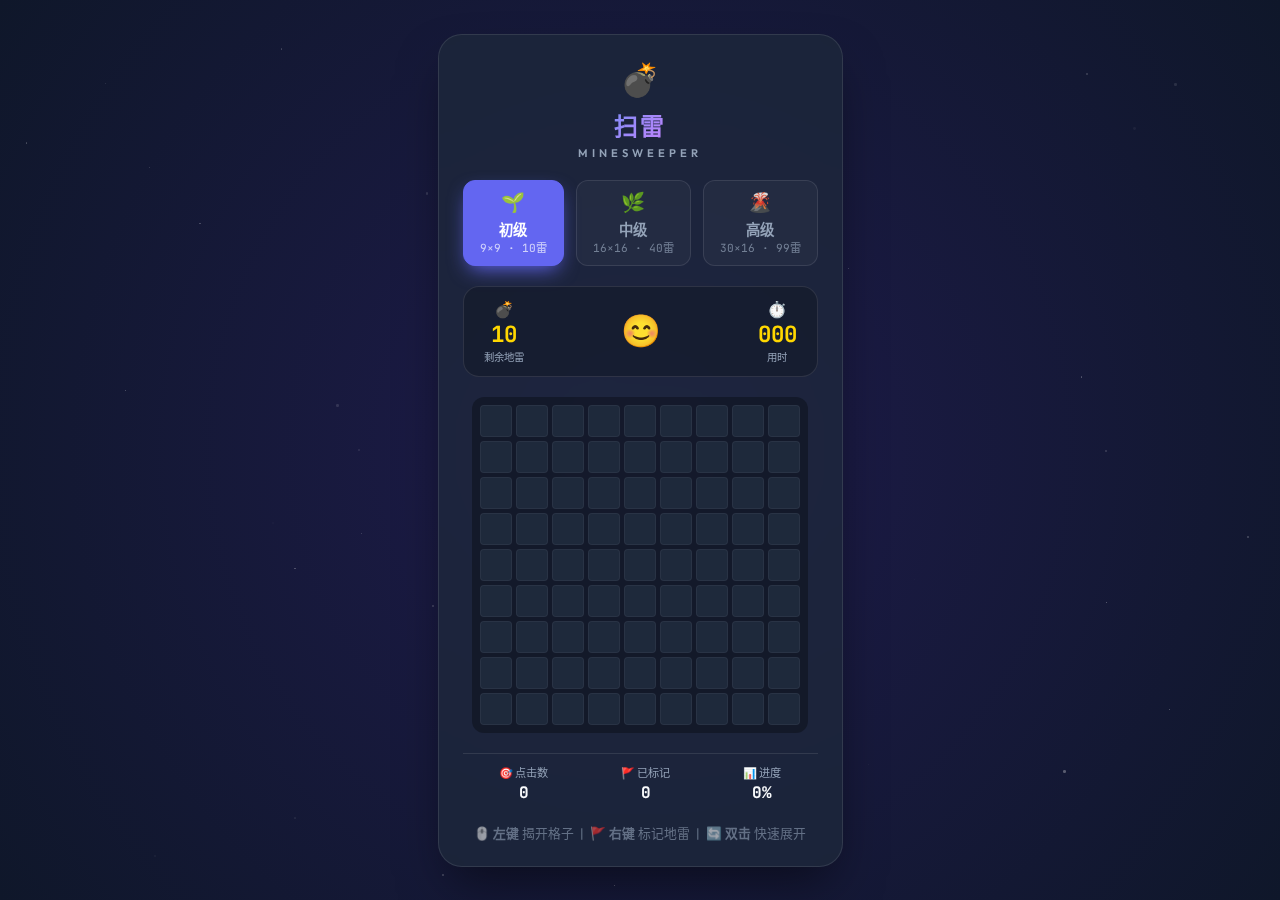
<file: index.html>
<!DOCTYPE html>
<html lang="zh-CN">
<head>
    <meta charset="UTF-8">
    <meta name="viewport" content="width=device-width, initial-scale=1.0">
    <meta name="description" content="一个精美的现代扫雷游戏，支持多种难度级别">
    <title>💣 扫雷 - Minesweeper</title>
    <link href="https://fonts.googleapis.com/css2?family=Outfit:wght@300;400;500;600;700;800&family=JetBrains+Mono:wght@400;500;600;700&display=swap" rel="stylesheet">
    <link rel="stylesheet" href="index.css">
</head>
<body>
    <div class="bg-particles" id="bgParticles"></div>
    
    <div class="app-container">
        <!-- Header -->
        <header class="game-header">
            <div class="logo">
                <span class="logo-icon">💣</span>
                <h1>扫雷</h1>
                <span class="logo-subtitle">MINESWEEPER</span>
            </div>
        </header>

        <!-- Difficulty Selector -->
        <div class="difficulty-bar">
            <button class="diff-btn active" data-difficulty="beginner" id="btnBeginner">
                <span class="diff-icon">🌱</span>
                <span class="diff-label">初级</span>
                <span class="diff-info">9×9 · 10雷</span>
            </button>
            <button class="diff-btn" data-difficulty="intermediate" id="btnIntermediate">
                <span class="diff-icon">🌿</span>
                <span class="diff-label">中级</span>
                <span class="diff-info">16×16 · 40雷</span>
            </button>
            <button class="diff-btn" data-difficulty="expert" id="btnExpert">
                <span class="diff-icon">🌋</span>
                <span class="diff-label">高级</span>
                <span class="diff-info">30×16 · 99雷</span>
            </button>
        </div>

        <!-- Game Stats Bar -->
        <div class="stats-bar">
            <div class="stat-item" id="mineCounter">
                <span class="stat-icon">💣</span>
                <span class="stat-value" id="minesLeft">10</span>
                <span class="stat-label">剩余地雷</span>
            </div>
            <button class="reset-btn" id="resetBtn" title="重新开始">
                <span class="reset-face" id="resetFace">😊</span>
            </button>
            <div class="stat-item" id="timerDisplay">
                <span class="stat-icon">⏱️</span>
                <span class="stat-value" id="timer">000</span>
                <span class="stat-label">用时</span>
            </div>
        </div>

        <!-- Game Board -->
        <div class="board-wrapper">
            <div class="game-board" id="gameBoard"></div>
        </div>

        <!-- Game Stats -->
        <div class="game-footer">
            <div class="footer-stat">
                <span>🎯 点击数</span>
                <span id="clickCount">0</span>
            </div>
            <div class="footer-stat">
                <span>🚩 已标记</span>
                <span id="flagCount">0</span>
            </div>
            <div class="footer-stat">
                <span>📊 进度</span>
                <span id="progress">0%</span>
            </div>
        </div>

        <!-- Instructions -->
        <div class="instructions">
            <p>🖱️ <strong>左键</strong> 揭开格子 &nbsp;|&nbsp; 🚩 <strong>右键</strong> 标记地雷 &nbsp;|&nbsp; 🔄 <strong>双击</strong> 快速展开</p>
        </div>
    </div>

    <!-- Win/Lose Modal -->
    <div class="modal-overlay" id="modalOverlay">
        <div class="modal" id="gameModal">
            <div class="modal-icon" id="modalIcon">🎉</div>
            <h2 class="modal-title" id="modalTitle">恭喜你！</h2>
            <p class="modal-message" id="modalMessage">你成功排除了所有地雷！</p>
            <div class="modal-stats" id="modalStats"></div>
            <button class="modal-btn" id="modalBtn">再来一局</button>
        </div>
    </div>

    <script src="index.js"></script>
</body>
</html>
</file>
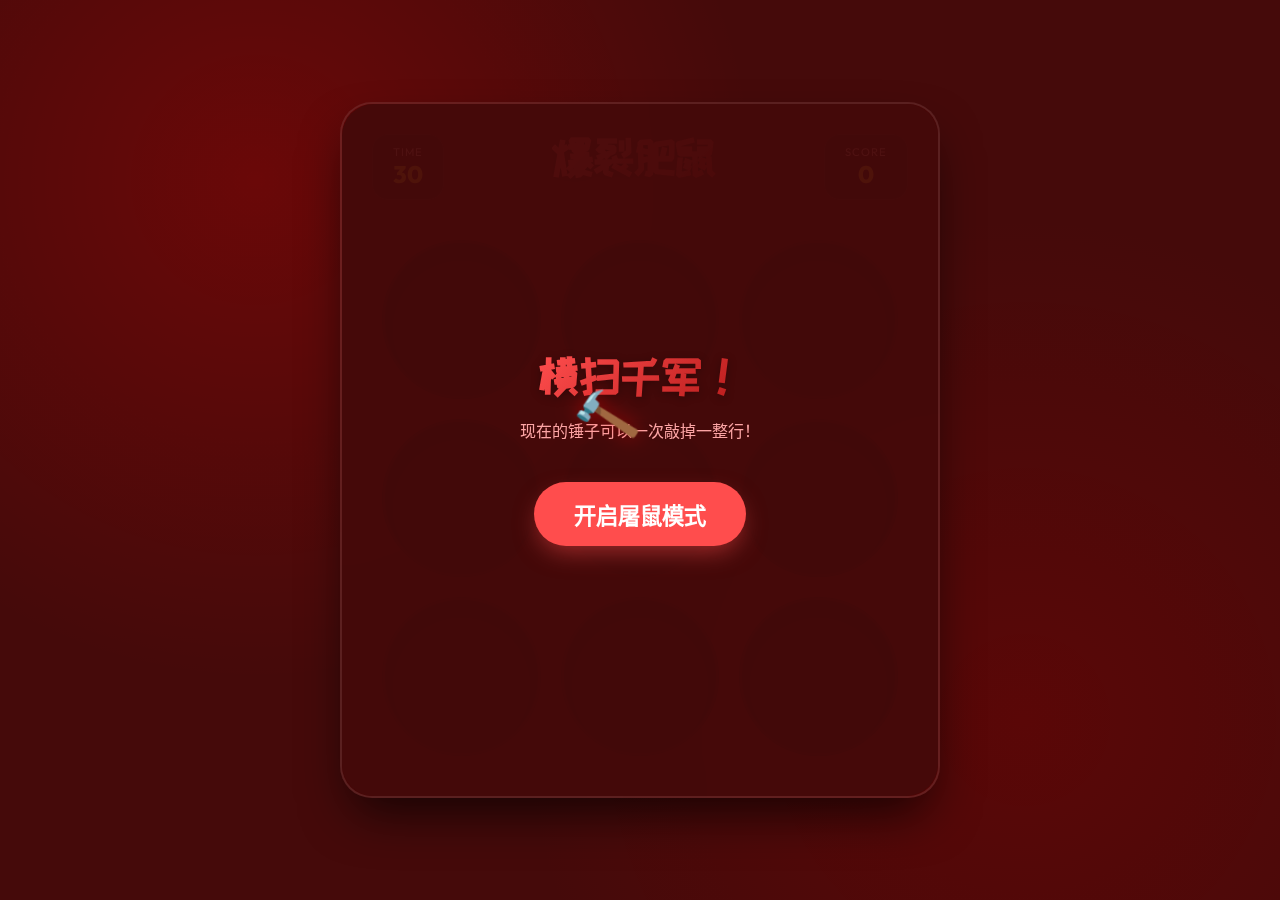
<file: mouse.html>
<!DOCTYPE html>
<html lang="zh-CN">

<head>
    <meta charset="UTF-8">
    <meta name="viewport" content="width=device-width, initial-scale=1.0">
    <title>🐭 超级肥鼠 - Fat Mouse Whack</title>
    <link href="https://fonts.googleapis.com/css2?family=Outfit:wght@400;600;800&family=ZCOOL+KuaiLe&display=swap"
        rel="stylesheet">
    <style>
        :root {
            --primary: #fbbf24;
            --secondary: #f43f5e;
            --accent: #ff4d4d;
            --bg: #450a0a;
            /* 变为深红色背景 */
            --glass: rgba(255, 255, 255, 0.05);
            --glass-border: rgba(255, 255, 255, 0.1);
        }

        * {
            margin: 0;
            padding: 0;
            box-sizing: border-box;
            cursor: none;
        }

        body {
            background-color: var(--bg);
            background-image:
                radial-gradient(circle at 20% 20%, rgba(255, 0, 0, 0.2) 0%, transparent 40%),
                radial-gradient(circle at 80% 80%, rgba(139, 0, 0, 0.3) 0%, transparent 40%);
            color: white;
            font-family: 'Outfit', sans-serif;
            min-height: 100vh;
            display: flex;
            justify-content: center;
            align-items: center;
            overflow: hidden;
        }

        #hammer {
            position: fixed;
            width: 70px;
            height: 70px;
            font-size: 50px;
            pointer-events: none;
            z-index: 9999;
            transform: translate(-50%, -50%) rotate(-15deg);
            transition: transform 0.05s;
            display: flex;
            justify-content: center;
            align-items: center;
            user-select: none;
            filter: drop-shadow(0 0 10px rgba(255, 0, 0, 0.5));
        }

        #hammer.hitting {
            transform: translate(-50%, -50%) rotate(-60deg) scale(1.3);
        }

        .game-container {
            width: 90vw;
            max-width: 600px;
            background: rgba(80, 0, 0, 0.3);
            backdrop-filter: blur(20px);
            border: 2px solid rgba(255, 255, 255, 0.1);
            border-radius: 32px;
            padding: 30px;
            box-shadow: 0 25px 50px -12px rgba(0, 0, 0, 0.7);
            text-align: center;
            position: relative;
        }

        .header {
            display: flex;
            justify-content: space-between;
            align-items: center;
            margin-bottom: 30px;
        }

        .stat-box {
            background: rgba(0, 0, 0, 0.4);
            padding: 10px 20px;
            border-radius: 16px;
            border: 1px solid var(--glass-border);
        }

        .stat-label {
            font-size: 0.7rem;
            color: #fca5a5;
            text-transform: uppercase;
            letter-spacing: 1px;
        }

        .stat-value {
            font-size: 1.5rem;
            font-weight: 800;
            color: var(--primary);
        }

        h1 {
            font-family: 'ZCOOL KuaiLe', cursive;
            font-size: 2.8rem;
            background: linear-gradient(135deg, #ff4d4d 0%, #b91c1c 100%);
            -webkit-background-clip: text;
            -webkit-text-fill-color: transparent;
            margin-bottom: 20px;
            filter: drop-shadow(0 2px 4px rgba(0, 0, 0, 0.3));
        }

        .grid {
            display: grid;
            grid-template-columns: repeat(3, 1fr);
            gap: 20px;
            padding: 10px;
        }

        .hole {
            aspect-ratio: 1 / 1;
            background: #1a0505;
            border-radius: 50%;
            position: relative;
            overflow: hidden;
            box-shadow: inset 0 10px 30px rgba(0, 0, 0, 0.8);
            border: 3px solid rgba(255, 255, 255, 0.05);
        }

        .mouse {
            position: absolute;
            top: 100%;
            left: 0;
            width: 100%;
            height: 100%;
            display: flex;
            justify-content: center;
            align-items: center;
            font-size: 5rem;
            /* 更大一点 */
            transition: top 0.15s cubic-bezier(0.175, 0.885, 0.32, 1.2);
            user-select: none;
            transform: scaleX(1.3);
            /* 变胖！ */
        }

        .mouse.up {
            top: 0%;
        }

        .mouse.hit {
            animation: hit-shake 0.3s forwards;
            pointer-events: none;
        }

        @keyframes hit-shake {
            0% {
                transform: scaleX(1.3) scaleY(1);
            }

            50% {
                transform: scaleX(1.6) scaleY(0.6) rotate(10deg);
                opacity: 0.8;
            }

            100% {
                transform: scaleX(0) scaleY(0);
                opacity: 0;
            }
        }

        .floating-score {
            position: absolute;
            color: white;
            font-weight: 900;
            font-size: 1.5rem;
            pointer-events: none;
            text-shadow: 0 0 10px #ff0000;
            animation: float-up 0.8s forwards;
            z-index: 100;
        }

        @keyframes float-up {
            0% {
                transform: translateY(0);
                opacity: 1;
            }

            100% {
                transform: translateY(-80px) scale(1.5);
                opacity: 0;
            }
        }

        #menu,
        #game-over {
            position: absolute;
            top: 0;
            left: 0;
            width: 100%;
            height: 100%;
            background: rgba(69, 10, 10, 0.95);
            border-radius: 32px;
            display: flex;
            flex-direction: column;
            justify-content: center;
            align-items: center;
            z-index: 500;
            padding: 40px;
        }

        #game-over {
            display: none;
        }

        .btn {
            background: #ff4d4d;
            color: white;
            border: none;
            padding: 16px 40px;
            border-radius: 100px;
            font-size: 1.4rem;
            font-weight: 800;
            cursor: inherit;
            transition: all 0.2s;
            box-shadow: 0 10px 25px -5px rgba(255, 77, 77, 0.5);
            margin-top: 20px;
        }

        .btn:hover {
            transform: translateY(-3px) scale(1.05);
            background: #ef4444;
        }

        .combo-badge {
            position: absolute;
            top: -20px;
            right: -20px;
            background: #fde047;
            color: #991b1b;
            padding: 8px 15px;
            border-radius: 30px;
            font-weight: 800;
            font-size: 1.1rem;
            transform: rotate(15deg);
            box-shadow: 0 5px 15px rgba(253, 224, 71, 0.4);
            display: none;
            animation: pop 0.3s cubic-bezier(0.175, 0.885, 0.32, 1.275);
        }
    </style>
</head>

<body>

    <div id="hammer">🔨</div>

    <div class="game-container">
        <div class="header">
            <div class="stat-box">
                <div class="stat-label">Time</div>
                <div class="stat-value" id="time">30</div>
            </div>
            <h1>爆裂肥鼠</h1>
            <div class="stat-box">
                <div class="stat-label">Score</div>
                <div class="stat-value" id="score">0</div>
            </div>
            <div id="combo" class="combo-badge">Combo 0</div>
        </div>

        <div class="grid">
            <div class="hole">
                <div class="mouse">🐭</div>
            </div>
            <div class="hole">
                <div class="mouse">🐭</div>
            </div>
            <div class="hole">
                <div class="mouse">🐭</div>
            </div>
            <div class="hole">
                <div class="mouse">🐭</div>
            </div>
            <div class="hole">
                <div class="mouse">🐭</div>
            </div>
            <div class="hole">
                <div class="mouse">🐭</div>
            </div>
            <div class="hole">
                <div class="mouse">🐭</div>
            </div>
            <div class="hole">
                <div class="mouse">🐭</div>
            </div>
            <div class="hole">
                <div class="mouse">🐭</div>
            </div>
        </div>

        <div id="menu">
            <h1>横扫千军！</h1>
            <p style="color: #fca5a5; margin-bottom: 20px;">现在的锤子可以一次敲掉一整行！</p>
            <button class="btn" id="start-btn">开启屠鼠模式</button>
        </div>

        <div id="game-over">
            <h1 style="color: #fde047;">战果结算</h1>
            <p style="font-size: 1.2rem; margin-bottom: 10px;">最终总分：</p>
            <div class="stat-value" id="final-score" style="font-size: 4rem; margin-bottom: 20px; color: #fff;">0</div>
            <button class="btn" id="restart-btn">突破纪录</button>
        </div>
    </div>

    <script>
        const hammer = document.getElementById('hammer');
        const holes = document.querySelectorAll('.hole');
        const mice = document.querySelectorAll('.mouse');
        const scoreDisplay = document.getElementById('score');
        const timeDisplay = document.getElementById('time');
        const comboDisplay = document.getElementById('combo');

        let score = 0;
        let timeLimit = 30;
        let timeLeft = timeLimit;
        let gameActive = false;
        let lastHole;
        let combo = 0;
        let gameTimer;
        let lastHitTime = 0;

        document.addEventListener('mousemove', e => {
            hammer.style.left = e.clientX + 'px';
            hammer.style.top = e.clientY + 'px';
        });

        document.addEventListener('mousedown', () => hammer.classList.add('hitting'));
        document.addEventListener('mouseup', () => hammer.classList.remove('hitting'));

        function randomTime(min, max) {
            return Math.round(Math.random() * (max - min) + min);
        }

        function randomHole(holes) {
            const idx = Math.floor(Math.random() * holes.length);
            const hole = holes[idx];
            if (hole === lastHole) return randomHole(holes);
            lastHole = hole;
            return hole;
        }

        function peep() {
            if (!gameActive) return;
            const hole = randomHole(holes);
            const mouse = hole.querySelector('.mouse');
            const isGolden = Math.random() > 0.85;
            mouse.textContent = isGolden ? '🐹' : '🐭';
            mouse.dataset.type = isGolden ? 'golden' : 'normal';
            mouse.classList.remove('hit');
            mouse.classList.add('up');

            const time = Math.max(randomTime(600, 1000) - (score / 15), 350);
            setTimeout(() => {
                mouse.classList.remove('up');
                if (gameActive) peep();
            }, time);
        }

        function startGame() {
            score = 0; timeLeft = timeLimit; combo = 0; gameActive = true;
            scoreDisplay.textContent = 0;
            timeDisplay.textContent = timeLeft;
            comboDisplay.style.display = 'none';
            document.getElementById('menu').style.display = 'none';
            document.getElementById('game-over').style.display = 'none';
            peep();
            peep(); // 增加并发数量，让游戏更紧凑
            gameTimer = setInterval(() => {
                timeLeft--;
                timeDisplay.textContent = timeLeft;
                if (timeLeft <= 0) endGame();
            }, 1000);
        }

        function endGame() {
            gameActive = false;
            clearInterval(gameTimer);
            document.getElementById('game-over').style.display = 'flex';
            document.getElementById('final-score').textContent = score;
        }

        function whack(e) {
            if (!e.isTrusted || !gameActive) return;

            const clickedMouse = e.currentTarget;
            const mouseIndex = Array.from(mice).indexOf(clickedMouse);
            const rowIndex = Math.floor(mouseIndex / 3);
            const rowStart = rowIndex * 3;

            let hitCount = 0;
            let rowPoints = 0;

            // 敲击一整行
            for (let i = rowStart; i < rowStart + 3; i++) {
                const targetMouse = mice[i];
                if (targetMouse.classList.contains('up') && !targetMouse.classList.contains('hit')) {
                    const isGolden = targetMouse.dataset.type === 'golden';
                    const points = isGolden ? 50 : 10;
                    rowPoints += points;

                    targetMouse.classList.add('hit');
                    targetMouse.classList.remove('up');
                    hitCount++;
                }
            }

            if (hitCount > 0) {
                const now = Date.now();
                if (now - lastHitTime < 1000) combo++;
                else combo = 1;
                lastHitTime = now;

                score += rowPoints + (combo > 1 ? combo * 5 : 0);
                scoreDisplay.textContent = score;

                if (combo > 1) {
                    comboDisplay.textContent = `ROW COMBO x${combo}!`;
                    comboDisplay.style.display = 'block';
                }

                createFloatingText(`ROW CLEAR +${rowPoints}`, e.clientX, e.clientY);
            }
        }

        function createFloatingText(text, x, y) {
            const el = document.createElement('div');
            el.className = 'floating-score';
            el.textContent = text;
            el.style.left = `${x}px`;
            el.style.top = `${y}px`;
            document.body.appendChild(el);
            setTimeout(() => el.remove(), 800);
        }

        mice.forEach(mouse => mouse.addEventListener('click', whack));
        document.getElementById('start-btn').onclick = startGame;
        document.getElementById('restart-btn').onclick = startGame;

    </script>
</body>

</html>
</file>
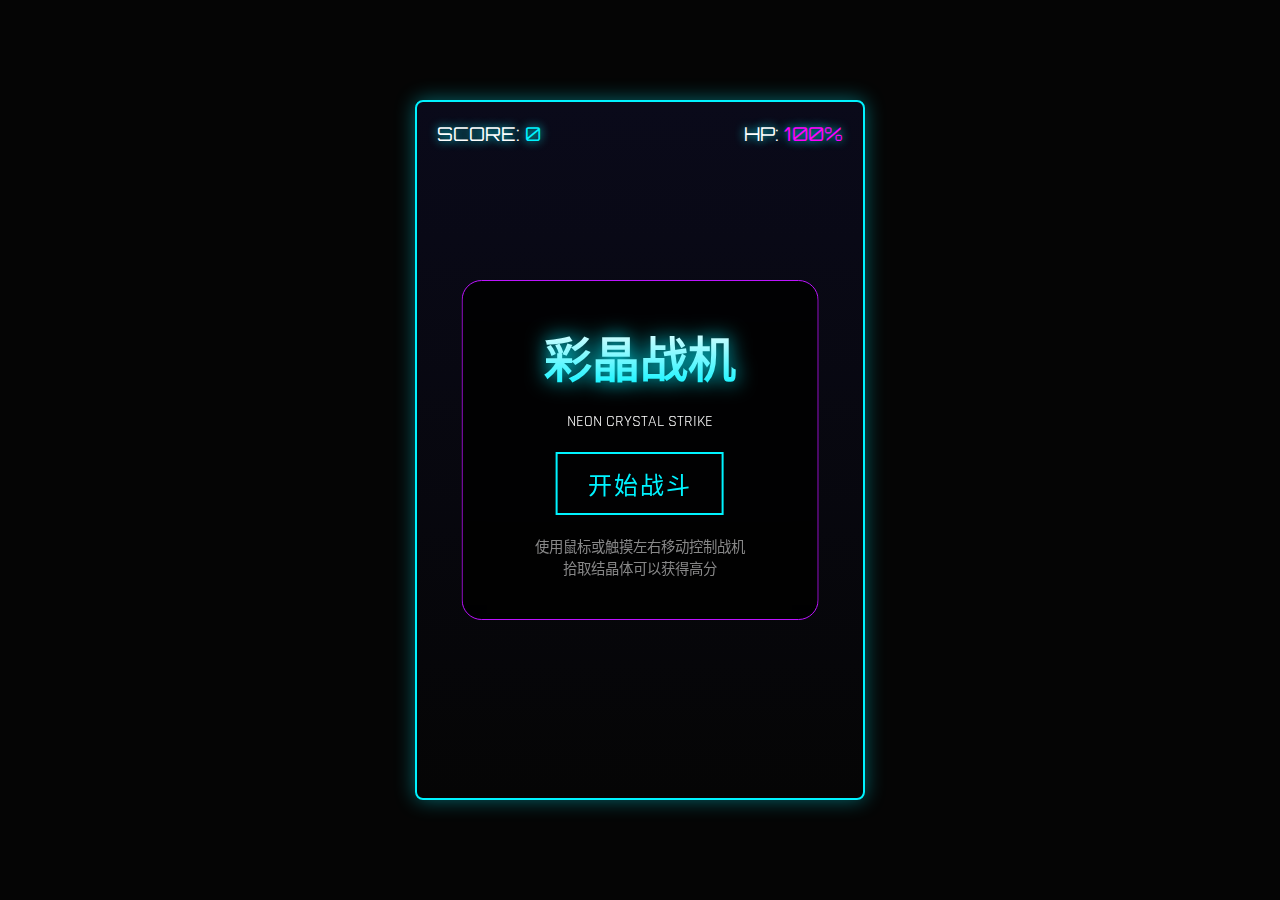
<file: plane.html>
<!DOCTYPE html>
<html lang="zh-CN">

<head>
    <meta charset="UTF-8">
    <meta name="viewport" content="width=device-width, initial-scale=1.0">
    <title>✨ 彩晶战机 - Neon crystals Strike</title>
    <link
        href="https://fonts.googleapis.com/css2?family=Orbitron:wght@400;700;900&family=Rajdhani:wght@500;700&display=swap"
        rel="stylesheet">
    <style>
        :root {
            --neon-blue: #00f3ff;
            --neon-pink: #ff00ff;
            --neon-purple: #bc13fe;
            --crystal-glow: rgba(0, 243, 255, 0.4);
        }

        * {
            margin: 0;
            padding: 0;
            box-sizing: border-box;
        }

        body {
            background-color: #050505;
            color: white;
            font-family: 'Rajdhani', sans-serif;
            overflow: hidden;
            display: flex;
            justify-content: center;
            align-items: center;
            min-height: 100vh;
        }

        #game-container {
            position: relative;
            width: 450px;
            height: 700px;
            background: linear-gradient(180deg, #0a0a1a 0%, #050505 100%);
            border: 2px solid var(--neon-blue);
            box-shadow: 0 0 20px var(--crystal-glow);
            border-radius: 8px;
            overflow: hidden;
        }

        canvas {
            display: block;
        }

        #ui-layer {
            position: absolute;
            top: 0;
            left: 0;
            width: 100%;
            height: 100%;
            pointer-events: none;
            padding: 20px;
            display: flex;
            flex-direction: column;
            justify-content: space-between;
        }

        .stats {
            display: flex;
            justify-content: space-between;
            font-family: 'Orbitron', sans-serif;
            font-size: 1.2rem;
            text-shadow: 0 0 10px var(--neon-blue);
        }

        #score-val {
            color: var(--neon-blue);
        }

        #lives-val {
            color: var(--neon-pink);
        }

        #start-screen,
        #game-over {
            position: absolute;
            top: 50%;
            left: 50%;
            transform: translate(-50%, -50%);
            text-align: center;
            pointer-events: auto;
            background: rgba(0, 0, 0, 0.85);
            padding: 40px;
            border: 1px solid var(--neon-purple);
            border-radius: 20px;
            backdrop-filter: blur(10px);
            z-index: 10;
            width: 80%;
        }

        h1 {
            font-family: 'Orbitron', sans-serif;
            font-size: 3rem;
            margin-bottom: 20px;
            background: linear-gradient(to bottom, #fff, var(--neon-blue));
            -webkit-background-clip: text;
            -webkit-text-fill-color: transparent;
            filter: drop-shadow(0 0 10px var(--neon-blue));
        }

        .btn {
            background: transparent;
            border: 2px solid var(--neon-blue);
            color: var(--neon-blue);
            padding: 12px 30px;
            font-size: 1.5rem;
            font-family: 'Orbitron', sans-serif;
            cursor: pointer;
            transition: all 0.3s;
            text-transform: uppercase;
            letter-spacing: 2px;
            margin-top: 20px;
        }

        .btn:hover {
            background: var(--neon-blue);
            color: #000;
            box-shadow: 0 0 30px var(--neon-blue);
        }

        #game-over {
            display: none;
        }

        .instructions {
            margin-top: 20px;
            color: #888;
            font-size: 0.9rem;
        }
    </style>
</head>

<body>

    <div id="game-container">
        <canvas id="gameCanvas"></canvas>

        <div id="ui-layer">
            <div class="stats">
                <div>SCORE: <span id="score-val">0</span></div>
                <div>HP: <span id="lives-val">100%</span></div>
            </div>
        </div>

        <div id="start-screen">
            <h1>彩晶战机</h1>
            <p>NEON CRYSTAL STRIKE</p>
            <button class="btn" id="start-btn">开始战斗</button>
            <div class="instructions">
                使用鼠标或触摸左右移动控制战机<br>
                拾取结晶体可以获得高分
            </div>
        </div>

        <div id="game-over">
            <h1>核心受损</h1>
            <p>最终得分: <span id="final-score">0</span></p>
            <button class="btn" id="restart-btn">重新修复</button>
        </div>
    </div>

    <script>
        const canvas = document.getElementById('gameCanvas');
        const ctx = canvas.getContext('2d');
        const container = document.getElementById('game-container');

        // 设置画布尺寸
        canvas.width = 450;
        canvas.height = 700;

        // 游戏状态
        let score = 0;
        let health = 100;
        let isGameRunning = false;
        let frameCount = 0;

        // 游戏对象
        const player = {
            x: canvas.width / 2,
            y: canvas.height - 80,
            width: 50,
            height: 60,
            targetX: canvas.width / 2,
            crystals: 0
        };

        const bullets = [];
        const enemies = [];
        const particles = [];
        const crystals = [];

        // 颜色配置
        const colors = {
            player: '#00f3ff',
            bullet: '#ff00ff',
            enemy: '#bc13fe',
            crystal: '#00ffaa'
        };

        // 事件监听
        container.addEventListener('mousemove', (e) => {
            const rect = canvas.getBoundingClientRect();
            player.targetX = e.clientX - rect.left;
        });

        container.addEventListener('touchmove', (e) => {
            e.preventDefault();
            const rect = canvas.getBoundingClientRect();
            player.targetX = e.touches[0].clientX - rect.left;
        }, { passive: false });

        document.getElementById('start-btn').onclick = startGame;
        document.getElementById('restart-btn').onclick = startGame;

        function startGame() {
            score = 0;
            health = 100;
            bullets.length = 0;
            enemies.length = 0;
            particles.length = 0;
            crystals.length = 0;
            isGameRunning = true;

            document.getElementById('start-screen').style.display = 'none';
            document.getElementById('game-over').style.display = 'none';
            document.getElementById('score-val').textContent = '0';
            document.getElementById('lives-val').textContent = '100%';

            gameLoop();
        }

        function createParticle(x, y, color) {
            for (let i = 0; i < 8; i++) {
                particles.push({
                    x, y,
                    vx: (Math.random() - 0.5) * 6,
                    vy: (Math.random() - 0.5) * 6,
                    life: 1.0,
                    size: Math.random() * 3,
                    color
                });
            }
        }

        function spawnEnemy() {
            if (frameCount % 40 === 0) {
                enemies.push({
                    x: Math.random() * (canvas.width - 40) + 20,
                    y: -50,
                    width: 35,
                    height: 35,
                    speed: 2 + Math.random() * 2,
                    hp: 1 + Math.floor(score / 500)
                });
            }
        }

        function gameLoop() {
            if (!isGameRunning) return;

            ctx.fillStyle = 'rgba(5, 5, 10, 0.2)'; // 拖尾效果
            ctx.fillRect(0, 0, canvas.width, canvas.height);

            frameCount++;

            // 1. 更新玩家位置
            player.x += (player.targetX - player.x) * 0.15;
            // 限制范围
            player.x = Math.max(player.width / 2, Math.min(canvas.width - player.width / 2, player.x));

            // 2. 绘制玩家 (彩晶风格)
            ctx.shadowBlur = 15;
            ctx.shadowColor = varColor('--neon-blue');
            ctx.fillStyle = '#fff';

            // 战机主体三角形
            ctx.beginPath();
            ctx.moveTo(player.x, player.y - 25);
            ctx.lineTo(player.x - 20, player.y + 15);
            ctx.lineTo(player.x + 20, player.y + 15);
            ctx.closePath();
            ctx.fill();

            // 两翼
            ctx.fillStyle = colors.player;
            ctx.fillRect(player.x - 25, player.y + 5, 10, 15);
            ctx.fillRect(player.x + 15, player.y + 5, 10, 15);
            ctx.shadowBlur = 0;

            // 3. 自动射击
            if (frameCount % 10 === 0) {
                bullets.push({ x: player.x, y: player.y - 30, speed: 10 });
            }

            // 4. 更新子弹
            for (let i = bullets.length - 1; i >= 0; i--) {
                const b = bullets[i];
                b.y -= b.speed;

                ctx.fillStyle = colors.bullet;
                ctx.shadowBlur = 10;
                ctx.shadowColor = colors.bullet;
                ctx.fillRect(b.x - 2, b.y, 4, 15);
                ctx.shadowBlur = 0;

                if (b.y < -20) bullets.splice(i, 1);
            }

            // 5. 更新敌人
            spawnEnemy();
            for (let i = enemies.length - 1; i >= 0; i--) {
                const e = enemies[i];
                e.y += e.speed;

                // 绘制敌机 (菱形结晶)
                ctx.save();
                ctx.translate(e.x, e.y);
                ctx.rotate(frameCount * 0.05);
                ctx.strokeStyle = colors.enemy;
                ctx.lineWidth = 2;
                ctx.strokeRect(-15, -15, 30, 30);
                ctx.fillStyle = 'rgba(188, 19, 254, 0.3)';
                ctx.fillRect(-10, -10, 20, 20);
                ctx.restore();

                // 碰撞检测 - 子弹
                for (let j = bullets.length - 1; j >= 0; j--) {
                    const b = bullets[j];
                    if (Math.abs(b.x - e.x) < 20 && Math.abs(b.y - e.y) < 20) {
                        e.hp--;
                        bullets.splice(j, 1);
                        if (e.hp <= 0) {
                            createParticle(e.x, e.y, colors.enemy);
                            score += 10;
                            // 概率掉落水晶
                            if (Math.random() > 0.7) {
                                crystals.push({ x: e.x, y: e.y, speed: 2 });
                            }
                            enemies.splice(i, 1);
                            break;
                        }
                    }
                }

                // 碰撞检测 - 玩家
                if (Math.abs(player.x - e.x) < 30 && Math.abs(player.y - e.y) < 30) {
                    health -= 20;
                    createParticle(e.x, e.y, colors.enemy);
                    enemies.splice(i, 1);
                    if (health <= 0) endGame();
                }

                if (e.y > canvas.height + 50) enemies.splice(i, 1);
            }

            // 6. 更新水晶
            for (let i = crystals.length - 1; i >= 0; i--) {
                const c = crystals[i];
                c.y += c.speed;

                ctx.fillStyle = colors.crystal;
                ctx.beginPath();
                ctx.arc(c.x, c.y, 6, 0, Math.PI * 2);
                ctx.fill();

                if (Math.abs(player.x - c.x) < 30 && Math.abs(player.y - c.y) < 30) {
                    score += 50;
                    crystals.splice(i, 1);
                }

                if (c.y > canvas.height) crystals.splice(i, 1);
            }

            // 7. 更新粒子
            for (let i = particles.length - 1; i >= 0; i--) {
                const p = particles[i];
                p.x += p.vx;
                p.y += p.vy;
                p.life -= 0.02;

                if (p.life <= 0) {
                    particles.splice(i, 1);
                } else {
                    ctx.globalAlpha = p.life;
                    ctx.fillStyle = p.color;
                    ctx.fillRect(p.x, p.y, p.size, p.size);
                    ctx.globalAlpha = 1.0;
                }
            }

            // 更新 UI
            document.getElementById('score-val').textContent = score;
            document.getElementById('lives-val').textContent = health + '%';

            requestAnimationFrame(gameLoop);
        }

        function endGame() {
            isGameRunning = false;
            document.getElementById('game-over').style.display = 'block';
            document.getElementById('final-score').textContent = score;
        }

        function varColor(name) {
            return getComputedStyle(document.documentElement).getPropertyValue(name).trim();
        }

    </script>
</body>

</html>
</file>
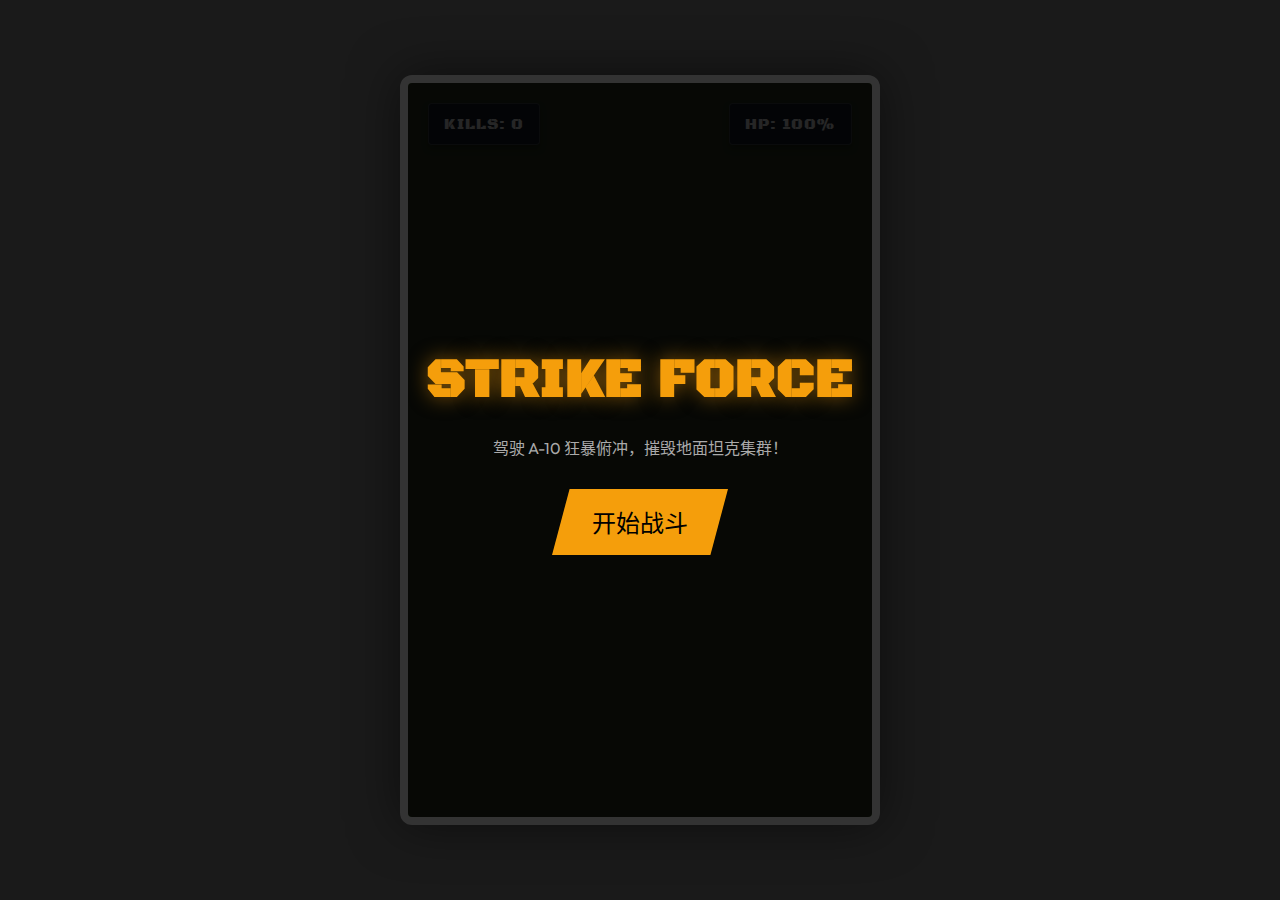
<file: tank.html>
<!DOCTYPE html>
<html lang="zh-CN">

<head>
    <meta charset="UTF-8">
    <meta name="viewport" content="width=device-width, initial-scale=1.0">
    <title>🛩️ 空地大决战 - Strike Force</title>
    <link href="https://fonts.googleapis.com/css2?family=Black+Ops+One&family=Outfit:wght@400;700&display=swap"
        rel="stylesheet">
    <style>
        :root {
            --army-green: #3d4a3d;
            --desert-sand: #c2b280;
            --danger: #ef4444;
            --warning: #f59e0b;
            --ui-bg: rgba(15, 23, 42, 0.8);
        }

        * {
            margin: 0;
            padding: 0;
            box-sizing: border-box;
        }

        body {
            background-color: #1a1a1a;
            font-family: 'Outfit', sans-serif;
            overflow: hidden;
            display: flex;
            justify-content: center;
            align-items: center;
            height: 100vh;
        }

        #game-view {
            position: relative;
            width: 480px;
            height: 750px;
            background: #2e3b23;
            /* 战地颜色 */
            border: 8px solid #333;
            border-radius: 12px;
            overflow: hidden;
            box-shadow: 0 0 50px rgba(0, 0, 0, 0.5);
        }

        canvas {
            display: block;
        }

        /* 战地 UI 元素 */
        .hud {
            position: absolute;
            top: 20px;
            left: 20px;
            right: 20px;
            display: flex;
            justify-content: space-between;
            z-index: 10;
            pointer-events: none;
        }

        .hud-item {
            background: var(--ui-bg);
            color: #fff;
            padding: 10px 15px;
            border: 1px solid rgba(255, 255, 255, 0.2);
            border-radius: 4px;
            font-family: 'Black Ops One', cursive;
            letter-spacing: 1px;
            box-shadow: 0 4px 6px rgba(0, 0, 0, 0.3);
        }

        .modal {
            position: absolute;
            inset: 0;
            background: rgba(0, 0, 0, 0.85);
            display: flex;
            flex-direction: column;
            justify-content: center;
            align-items: center;
            z-index: 100;
            color: #fff;
            text-align: center;
        }

        .modal h1 {
            font-family: 'Black Ops One', cursive;
            font-size: 3.5rem;
            color: var(--warning);
            margin-bottom: 20px;
            text-shadow: 0 0 20px rgba(245, 158, 11, 0.5);
        }

        .btn {
            background: var(--warning);
            color: #000;
            border: none;
            padding: 15px 40px;
            font-size: 1.5rem;
            font-family: 'Black Ops One', cursive;
            cursor: pointer;
            transition: 0.2s;
            clip-path: polygon(10% 0, 100% 0, 90% 100%, 0% 100%);
        }

        .btn:hover {
            transform: scale(1.1);
            background: #fff;
        }

        /* 准星 */
        #crosshair {
            position: absolute;
            width: 40px;
            height: 40px;
            border: 2px solid var(--warning);
            border-radius: 50%;
            pointer-events: none;
            z-index: 5;
            transform: translate(-50%, -50%);
            display: none;
        }

        #crosshair::before,
        #crosshair::after {
            content: '';
            position: absolute;
            background: var(--warning);
        }

        #crosshair::before {
            width: 100%;
            height: 2px;
            top: 19px;
            left: 0;
        }

        #crosshair::after {
            height: 100%;
            width: 2px;
            left: 19px;
            top: 0;
        }
    </style>
</head>

<body>

    <div id="game-view">
        <canvas id="gameCanvas"></canvas>
        <div id="crosshair"></div>

        <div class="hud">
            <div class="hud-item">KILLS: <span id="kills">0</span></div>
            <div class="hud-item">HP: <span id="hp">100</span>%</div>
        </div>

        <div id="start-screen" class="modal">
            <h1>STRIKE FORCE</h1>
            <p style="margin-bottom: 30px; color: #aaa;">驾驶 A-10 狂暴俯冲，摧毁地面坦克集群！</p>
            <button class="btn" onclick="startGame()">开始战斗</button>
        </div>

        <div id="game-over-screen" class="modal" style="display: none;">
            <h1 style="color: var(--danger);">MISSION FAILED</h1>
            <p id="result-text" style="margin-bottom: 30px;"></p>
            <button class="btn" onclick="startGame()">重新部署</button>
        </div>
    </div>

    <script>
        const canvas = document.getElementById('gameCanvas');
        const ctx = canvas.getContext('2d');
        const crosshair = document.getElementById('crosshair');
        const killsEl = document.getElementById('kills');
        const hpEl = document.getElementById('hp');

        canvas.width = 480;
        canvas.height = 750;

        let gameRunning = false;
        let kills = 0;
        let hp = 100;

        const plane = {
            x: 240,
            y: 650,
            width: 60,
            height: 80,
            speed: 8,
            targetX: 240
        };

        const bullets = [];
        const tanks = [];
        const particles = [];

        // 图片/素材 绘制函数
        function drawPlane(x, y) {
            ctx.save();
            ctx.translate(x, y);

            // 机身
            ctx.fillStyle = '#4b5563';
            ctx.beginPath();
            ctx.moveTo(0, -40);
            ctx.lineTo(15, 0);
            ctx.lineTo(5, 40);
            ctx.lineTo(-5, 40);
            ctx.lineTo(-15, 0);
            ctx.closePath();
            ctx.fill();

            // 机翼
            ctx.fillStyle = '#374151';
            ctx.fillRect(-45, -5, 90, 15);
            ctx.fillRect(-20, 25, 40, 10); // 尾翼

            // 驾驶舱
            ctx.fillStyle = '#93c5fd';
            ctx.beginPath();
            ctx.ellipse(0, -20, 6, 12, 0, 0, Math.PI * 2);
            ctx.fill();

            ctx.restore();
        }

        function drawTank(x, y, angle) {
            ctx.save();
            ctx.translate(x, y);
            ctx.rotate(angle);

            // 坦克主体 (迷彩风格)
            ctx.fillStyle = '#14532d';
            ctx.fillRect(-20, -25, 40, 50);

            ctx.fillStyle = '#166534';
            ctx.fillRect(-22, -25, 8, 50); // 左履带
            ctx.fillRect(14, -25, 8, 50);  // 右履带

            // 炮塔
            ctx.fillStyle = '#064e3b';
            ctx.beginPath();
            ctx.rect(-12, -12, 24, 24);
            ctx.fill();

            // 炮管
            ctx.fillStyle = '#022c22';
            ctx.fillRect(-3, -35, 6, 25);

            ctx.restore();
        }

        function createExplosion(x, y, color = '#f59e0b') {
            for (let i = 0; i < 15; i++) {
                particles.push({
                    x, y,
                    vx: (Math.random() - 0.5) * 10,
                    vy: (Math.random() - 0.5) * 10,
                    life: 1.0,
                    color: color,
                    size: Math.random() * 5 + 2
                });
            }
        }

        // 交互
        window.addEventListener('mousemove', (e) => {
            const rect = canvas.getBoundingClientRect();
            plane.targetX = e.clientX - rect.left;
            crosshair.style.left = e.clientX + 'px';
            crosshair.style.top = e.clientY + 'px';
        });

        window.addEventListener('mousedown', () => {
            if (!gameRunning) return;
            bullets.push({ x: plane.x - 20, y: plane.y - 10, vy: -15 });
            bullets.push({ x: plane.x + 20, y: plane.y - 10, vy: -15 });
        });

        function spawnTank() {
            if (Math.random() < 0.02) {
                tanks.push({
                    x: Math.random() * canvas.width,
                    y: -50,
                    speed: 2 + Math.random() * 2,
                    hp: 3
                });
            }
        }

        function startGame() {
            kills = 0;
            hp = 100;
            killsEl.textContent = '0';
            hpEl.textContent = '100';
            bullets.length = 0;
            tanks.length = 0;
            particles.length = 0;
            document.getElementById('start-screen').style.display = 'none';
            document.getElementById('game-over-screen').style.display = 'none';
            crosshair.style.display = 'block';
            gameRunning = true;
            requestAnimationFrame(update);
        }

        function update() {
            if (!gameRunning) return;

            // 背景：草地网格感
            ctx.fillStyle = '#1e293b';
            ctx.fillRect(0, 0, canvas.width, canvas.height);

            // 绘制简单的地面纹理
            ctx.strokeStyle = '#334155';
            ctx.lineWidth = 1;
            for (let i = 0; i < canvas.width; i += 50) {
                ctx.beginPath(); ctx.moveTo(i, 0); ctx.lineTo(i, canvas.height); ctx.stroke();
            }

            // 飞机平滑移动
            const dx = plane.targetX - plane.x;
            plane.x += dx * 0.1;
            plane.x = Math.max(50, Math.min(canvas.width - 50, plane.x));

            drawPlane(plane.x, plane.y);

            // 处理子弹
            for (let i = bullets.length - 1; i >= 0; i--) {
                const b = bullets[i];
                b.y += b.vy;
                ctx.fillStyle = '#fbbf24';
                ctx.fillRect(b.x - 2, b.y, 4, 15);

                if (b.y < -20) bullets.splice(i, 1);
            }

            // 处理坦克
            spawnTank();
            for (let i = tanks.length - 1; i >= 0; i--) {
                const t = tanks[i];
                t.y += t.speed;
                drawTank(t.x, t.y, Math.PI); // 向下行驶

                // 子弹击中坦克
                for (let j = bullets.length - 1; j >= 0; j--) {
                    const b = bullets[j];
                    const dist = Math.hypot(b.x - t.x, b.y - t.y);
                    if (dist < 25) {
                        t.hp--;
                        createExplosion(b.x, b.y, '#fff');
                        bullets.splice(j, 1);
                        if (t.hp <= 0) {
                            createExplosion(t.x, t.y, '#ef4444');
                            tanks.splice(i, 1);
                            kills++;
                            killsEl.textContent = kills;
                            break;
                        }
                    }
                }

                // 坦克撞击飞机
                if (tanks[i]) {
                    const distToPlane = Math.hypot(t.x - plane.x, t.y - plane.y);
                    if (distToPlane < 40) {
                        hp -= 20;
                        hpEl.textContent = hp;
                        createExplosion(t.x, t.y, '#f59e0b');
                        tanks.splice(i, 1);
                        if (hp <= 0) endGame();
                    } else if (t.y > canvas.height + 50) {
                        tanks.splice(i, 1);
                        hp -= 10; // 敌人突防也扣分
                        hpEl.textContent = hp;
                        if (hp <= 0) endGame();
                    }
                }
            }

            // 处理粒子
            for (let i = particles.length - 1; i >= 0; i--) {
                const p = particles[i];
                p.x += p.vx;
                p.y += p.vy;
                p.life -= 0.02;
                if (p.life <= 0) particles.splice(i, 1);
                else {
                    ctx.fillStyle = p.color;
                    ctx.globalAlpha = p.life;
                    ctx.beginPath();
                    ctx.arc(p.x, p.y, p.size, 0, Math.PI * 2);
                    ctx.fill();
                    ctx.globalAlpha = 1;
                }
            }

            requestAnimationFrame(update);
        }

        function endGame() {
            gameRunning = false;
            crosshair.style.display = 'none';
            document.getElementById('game-over-screen').style.display = 'flex';
            document.getElementById('result-text').textContent = `指挥官，您在阵亡前摧毁了 ${kills} 辆敌方坦克。`;
        }
    </script>
</body>

</html>
</file>
<file: index.css>
:root {
    --primary: #6366f1;
    --primary-hover: #4f46e5;
    --bg-dark: #0f172a;
    --card-bg: rgba(30, 41, 59, 0.7);
    --text-main: #f8fafc;
    --text-dim: #94a3b8;
    --border-color: rgba(255, 255, 255, 0.1);
    --glass-bg: rgba(255, 255, 255, 0.03);
    
    --cell-bg: #1e293b;
    --cell-revealed: #334155;
    --cell-hover: #475569;
    --mine-bg: #ef4444;
    
    --font-main: 'Outfit', -apple-system, sans-serif;
    --font-mono: 'JetBrains Mono', monospace;
}

* {
    margin: 0;
    padding: 0;
    box-sizing: border-box;
    -webkit-tap-highlight-color: transparent;
}

body {
    background-color: var(--bg-dark);
    color: var(--text-main);
    font-family: var(--font-main);
    min-height: 100vh;
    display: flex;
    justify-content: center;
    align-items: center;
    overflow: hidden;
    position: relative;
}

/* Background Particles Effect */
.bg-particles {
    position: fixed;
    top: 0;
    left: 0;
    width: 100%;
    height: 100%;
    z-index: -1;
    background: radial-gradient(circle at 50% 50%, #1e1b4b 0%, #0f172a 100%);
}

.app-container {
    width: auto;
    max-width: 95vw;
    background: var(--card-bg);
    backdrop-filter: blur(20px);
    border: 1px solid var(--border-color);
    border-radius: 24px;
    padding: 24px;
    box-shadow: 0 25px 50px -12px rgba(0, 0, 0, 0.5);
    display: flex;
    flex-direction: column;
    gap: 20px;
    animation: fadeIn 0.6s cubic-bezier(0.16, 1, 0.3, 1);
}

@keyframes fadeIn {
    from { opacity: 0; transform: translateY(20px); }
    to { opacity: 1; transform: translateY(0); }
}

/* Header */
.game-header {
    text-align: center;
}

.logo {
    display: flex;
    flex-direction: column;
    align-items: center;
    gap: 4px;
}

.logo-icon {
    font-size: 2rem;
    margin-bottom: 4px;
}

.logo h1 {
    font-size: 1.5rem;
    font-weight: 800;
    background: linear-gradient(135deg, #818cf8 0%, #c084fc 100%);
    -webkit-background-clip: text;
    -webkit-text-fill-color: transparent;
    letter-spacing: 2px;
}

.logo-subtitle {
    font-size: 0.7rem;
    color: var(--text-dim);
    letter-spacing: 4px;
    font-weight: 600;
}

/* Difficulty Selector */
.difficulty-bar {
    display: flex;
    gap: 12px;
    justify-content: center;
}

.diff-btn {
    background: var(--glass-bg);
    border: 1px solid var(--border-color);
    padding: 10px 16px;
    border-radius: 12px;
    color: var(--text-dim);
    cursor: pointer;
    transition: all 0.3s ease;
    display: flex;
    flex-direction: column;
    align-items: center;
    min-width: 100px;
}

.diff-btn:hover {
    background: rgba(255, 255, 255, 0.08);
    transform: translateY(-2px);
    color: var(--text-main);
}

.diff-btn.active {
    background: var(--primary);
    border-color: var(--primary);
    color: white;
    box-shadow: 0 8px 20px -6px var(--primary);
}

.diff-btn .diff-icon { font-size: 1.2rem; margin-bottom: 4px; }
.diff-btn .diff-label { font-size: 0.9rem; font-weight: 700; }
.diff-btn .diff-info { font-size: 0.7rem; opacity: 0.7; font-family: var(--font-mono); }

/* Stats Bar */
.stats-bar {
    display: flex;
    justify-content: space-between;
    align-items: center;
    background: rgba(0, 0, 0, 0.2);
    padding: 12px 20px;
    border-radius: 16px;
    border: 1px solid var(--border-color);
}

.stat-item {
    display: flex;
    flex-direction: column;
    align-items: center;
}

.stat-value {
    font-family: var(--font-mono);
    font-size: 1.4rem;
    font-weight: 700;
    color: #ffd700;
}

.stat-label { font-size: 0.65rem; color: var(--text-dim); text-transform: uppercase; }

.reset-btn {
    background: none;
    border: none;
    font-size: 2rem;
    cursor: pointer;
    transition: transform 0.2s cubic-bezier(0.175, 0.885, 0.32, 1.275);
    user-select: none;
}

.reset-btn:active { transform: scale(0.85); }

/* Game Board */
.board-wrapper {
    background: rgba(0, 0, 0, 0.3);
    padding: 8px;
    border-radius: 12px;
    margin: 0 auto;
    max-height: 50vh;
    overflow: auto;
}

.game-board {
    display: grid;
    gap: 4px;
    margin: 0 auto;
}

.cell {
    width: 32px;
    height: 32px;
    background: var(--cell-bg);
    border-radius: 4px;
    display: flex;
    justify-content: center;
    align-items: center;
    font-weight: 800;
    cursor: pointer;
    user-select: none;
    transition: all 0.15s ease;
    font-size: 1rem;
    border: 1px solid rgba(255, 255, 255, 0.05);
}

.cell:hover:not(.revealed) {
    background: var(--cell-hover);
    transform: scale(1.05);
}

.cell.revealed {
    background: var(--cell-revealed);
    cursor: default;
}

.cell.mine { background: var(--mine-bg); color: white; }
.cell.flag { color: #f59e0b; }

.cell[data-value="1"] { color: #60a5fa; }
.cell[data-value="2"] { color: #4ade80; }
.cell[data-value="3"] { color: #f87171; }
.cell[data-value="4"] { color: #818cf8; }
.cell[data-value="5"] { color: #fb923c; }
.cell[data-value="6"] { color: #2dd4bf; }
.cell[data-value="7"] { color: #e879f9; }
.cell[data-value="8"] { color: #94a3b8; }

/* Footer */
.game-footer {
    display: flex;
    justify-content: space-around;
    padding-top: 10px;
    border-top: 1px solid var(--border-color);
}

.footer-stat {
    display: flex;
    flex-direction: column;
    align-items: center;
    gap: 2px;
}

.footer-stat span:first-child { font-size: 0.7rem; color: var(--text-dim); }
.footer-stat span:last-child { font-weight: 700; font-family: var(--font-mono); }

.instructions {
    text-align: center;
    font-size: 0.8rem;
    color: var(--text-dim);
    opacity: 0.6;
}

/* Modal */
.modal-overlay {
    position: fixed;
    top: 0; left: 0; width: 100%; height: 100%;
    background: rgba(0, 0, 0, 0.8);
    backdrop-filter: blur(8px);
    display: none;
    justify-content: center;
    align-items: center;
    z-index: 100;
}

.modal {
    background: #1e293b;
    padding: 40px;
    border-radius: 24px;
    text-align: center;
    max-width: 400px;
    width: 90%;
    border: 1px solid var(--border-color);
    transform: scale(0.9);
    transition: transform 0.3s cubic-bezier(0.34, 1.56, 0.64, 1);
}

.modal-overlay.active { display: flex; }
.modal-overlay.active .modal { transform: scale(1); }

.modal-icon { font-size: 4rem; margin-bottom: 20px; }
.modal-title { font-size: 2rem; margin-bottom: 10px; }
.modal-message { color: var(--text-dim); margin-bottom: 24px; }

.modal-btn {
    background: var(--primary);
    color: white;
    border: none;
    padding: 12px 32px;
    border-radius: 12px;
    font-weight: 700;
    cursor: pointer;
    font-size: 1rem;
    transition: all 0.2s;
}

.modal-btn:hover { background: var(--primary-hover); transform: translateY(-2px); }
</file>
